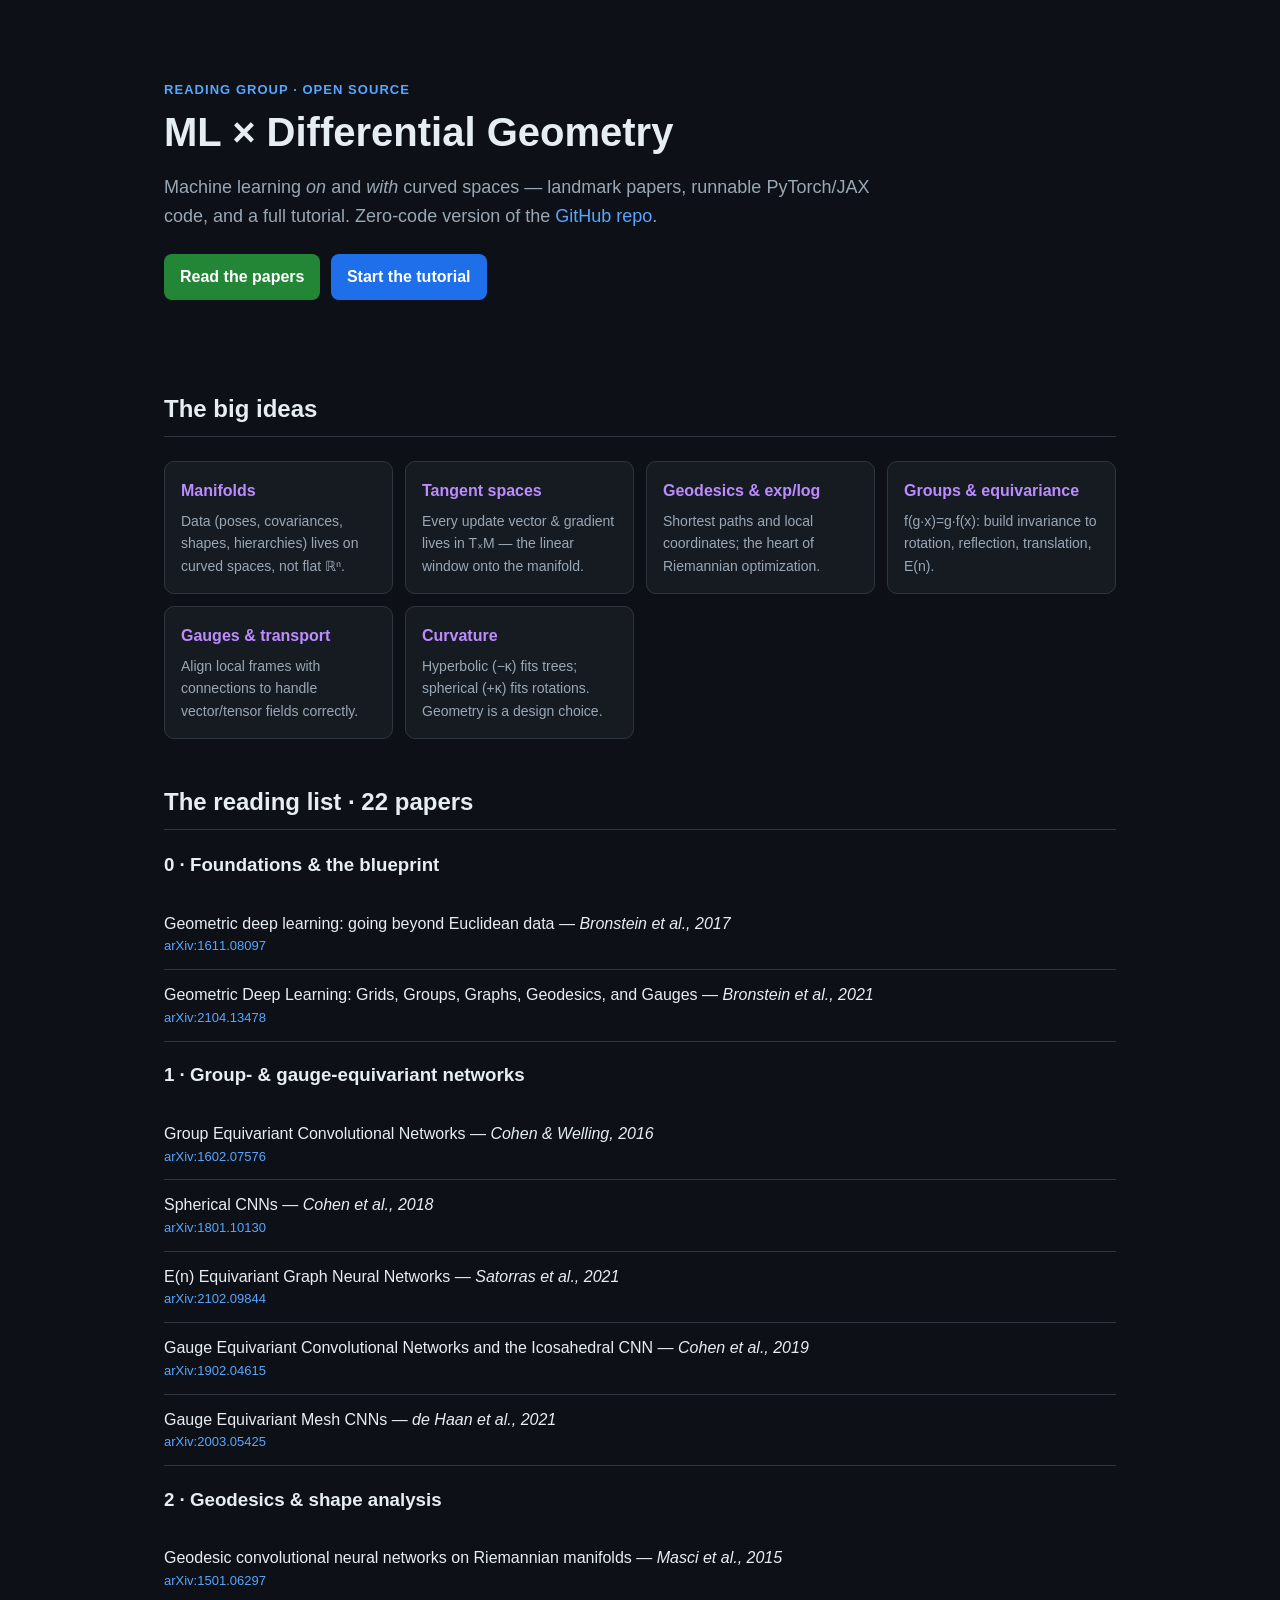
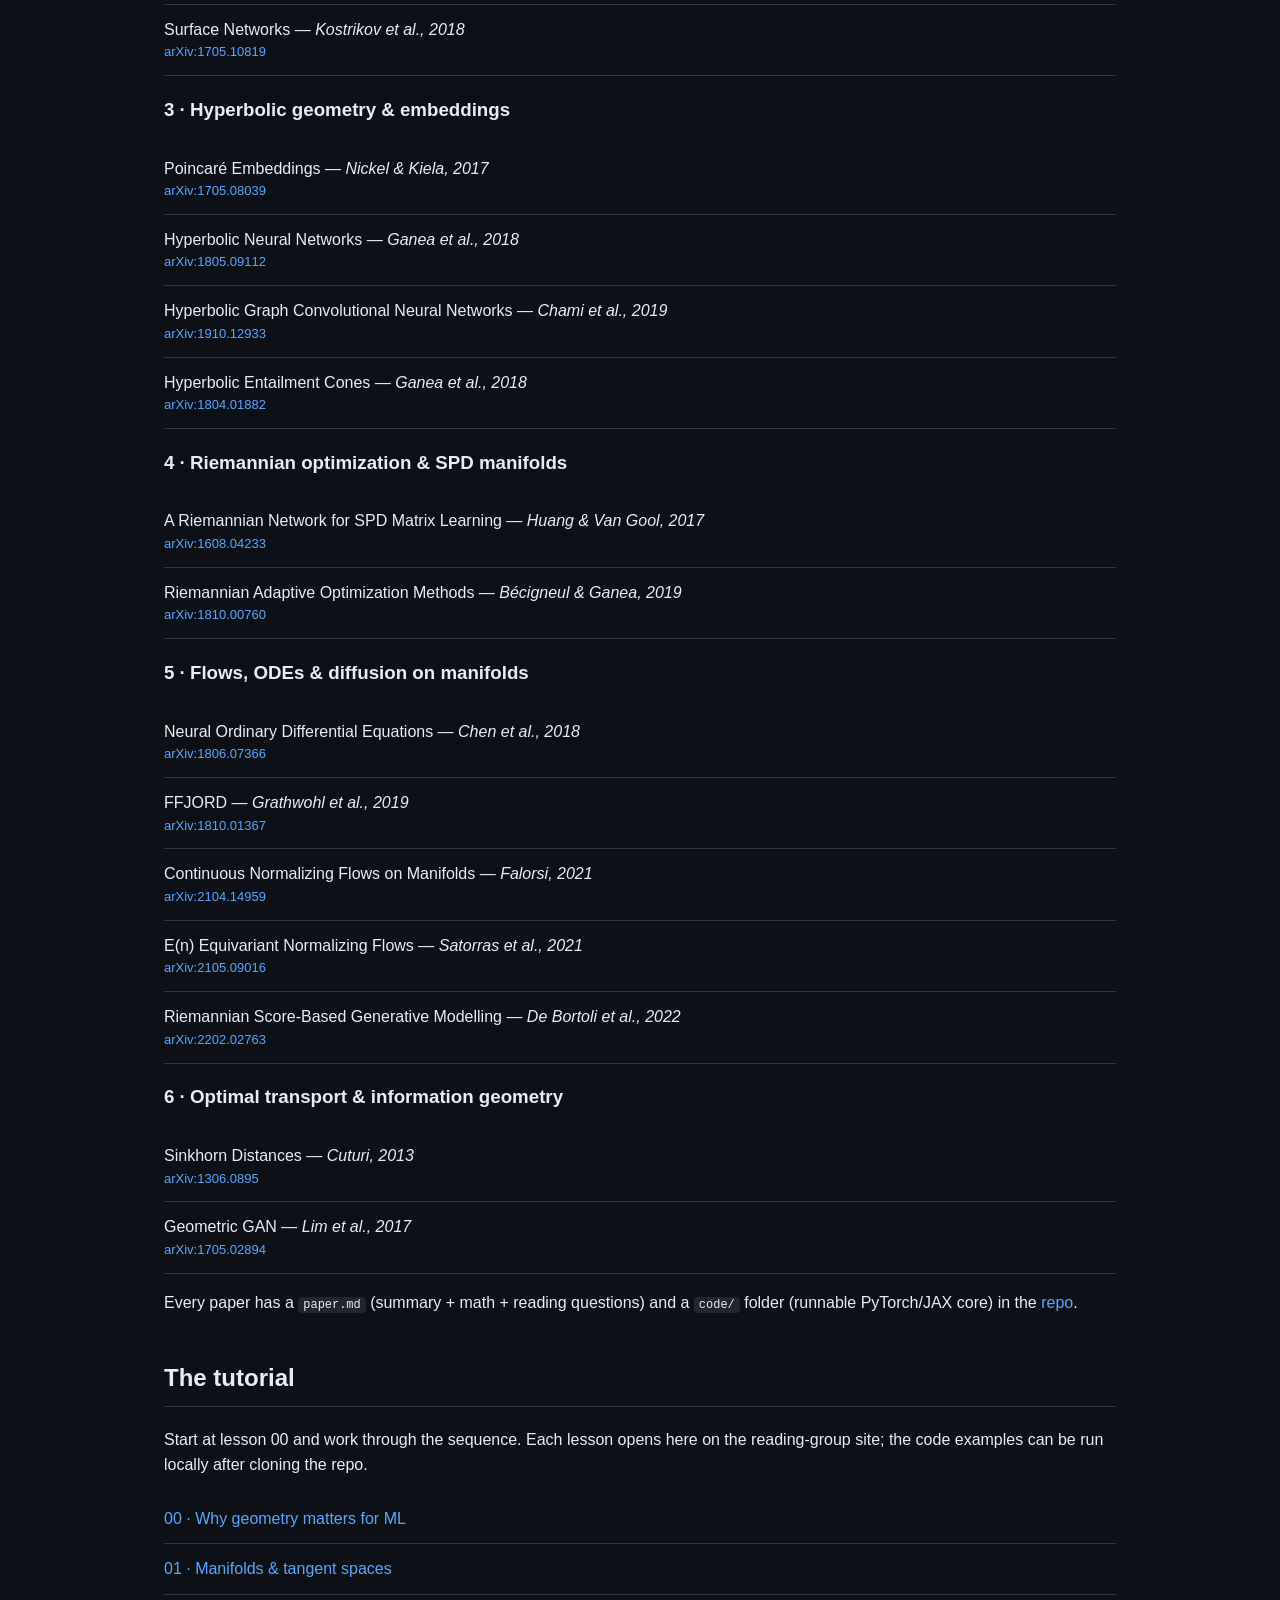
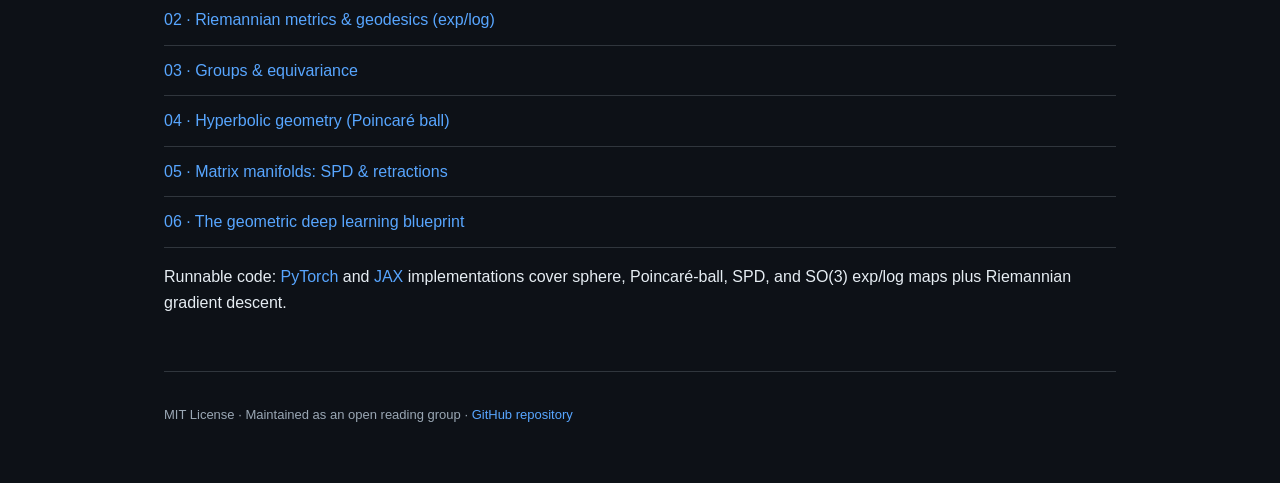
<file: docs/index.html>
<!DOCTYPE html>
<html lang="en">
<head>
<meta charset="utf-8">
<meta name="viewport" content="width=device-width, initial-scale=1">
<title>ML × Differential Geometry — Reading Group</title>
<meta name="description" content="Papers, code, and a full tutorial at the intersection of Machine Learning and Differential Geometry.">
<style>
  :root{--bg:#0d1117;--fg:#e6edf3;--muted:#9aa7b4;--acc:#58a6ff;--acc2:#bc8cff;--card:#161b22;--border:#30363d;}
  *{box-sizing:border-box}
  body{margin:0;font-family:-apple-system,BlinkMacSystemFont,"Segoe UI",Roboto,Helvetica,Arial,sans-serif;
       background:var(--bg);color:var(--fg);line-height:1.6}
  .wrap{max-width:1000px;margin:0 auto;padding:24px}
  header{padding:56px 0 24px}
  .kicker{color:var(--acc);font-weight:600;letter-spacing:.08em;text-transform:uppercase;font-size:13px}
  h1{font-size:40px;line-height:1.15;margin:8px 0}
  h2{font-size:24px;border-bottom:1px solid var(--border);padding-bottom:8px;margin-top:44px}
  .sub{color:var(--muted);font-size:18px;max-width:720px}
  .grid{display:grid;grid-template-columns:repeat(auto-fit,minmax(220px,1fr));gap:12px;margin-top:24px}
  .card{background:var(--card);border:1px solid var(--border);border-radius:10px;padding:16px}
  .card h3{margin:0 0 6px;font-size:16px;color:var(--acc2)}
  .card p{margin:0;color:var(--muted);font-size:14px}
  a{color:var(--acc);text-decoration:none}
  a:hover{text-decoration:underline}
  .btn{display:inline-block;background:#238636;color:#fff;border-radius:8px;padding:10px 16px;font-weight:600;margin:6px 6px 6px 0}
  .btn.alt{background:#1f6feb}
  ul.papers{list-style:none;padding:0;margin:0}
  ul.papers li{padding:12px 0;border-bottom:1px solid var(--border)}
  ul.papers .t{font-size:16px}
  ul.papers .m{color:var(--muted);font-size:13px}
  footer{color:var(--muted);font-size:13px;margin-top:56px;border-top:1px solid var(--border);padding:20px 0}
  code{background:#21262d;border-radius:4px;padding:1px 5px;font-size:.92em}
</style>
</head>
<body>
<div class="wrap">
<header>
  <div class="kicker">Reading Group · Open Source</div>
  <h1>ML × Differential Geometry</h1>
  <p class="sub">Machine learning <em>on</em> and <em>with</em> curved spaces — landmark papers,
  runnable PyTorch/JAX code, and a full tutorial. Zero-code version of the <a href="https://github.com/ucalyptus2/ML-DifferentialGeometry-Reading-Group">GitHub repo</a>.</p>
  <p>
    <a class="btn" href="#papers">Read the papers</a>
    <a class="btn alt" href="#tutorial">Start the tutorial</a>
  </p>
</header>

<section>
  <h2>The big ideas</h2>
  <div class="grid">
    <div class="card"><h3>Manifolds</h3><p>Data (poses, covariances, shapes, hierarchies) lives on curved spaces, not flat ℝⁿ.</p></div>
    <div class="card"><h3>Tangent spaces</h3><p>Every update vector &amp; gradient lives in TₓM — the linear window onto the manifold.</p></div>
    <div class="card"><h3>Geodesics &amp; exp/log</h3><p>Shortest paths and local coordinates; the heart of Riemannian optimization.</p></div>
    <div class="card"><h3>Groups &amp; equivariance</h3><p>f(g·x)=g·f(x): build invariance to rotation, reflection, translation, E(n).</p></div>
    <div class="card"><h3>Gauges &amp; transport</h3><p>Align local frames with connections to handle vector/tensor fields correctly.</p></div>
    <div class="card"><h3>Curvature</h3><p>Hyperbolic (−κ) fits trees; spherical (+κ) fits rotations. Geometry is a design choice.</p></div>
  </div>
</section>
<section id="papers">
  <h2>The reading list · 22 papers</h2>

  <h3>0 · Foundations &amp; the blueprint</h3>
  <ul class="papers">
    <li><div class="t">Geometric deep learning: going beyond Euclidean data — <i>Bronstein et al., 2017</i></div><div class="m"><a href="https://arxiv.org/abs/1611.08097">arXiv:1611.08097</a></div></li>
    <li><div class="t">Geometric Deep Learning: Grids, Groups, Graphs, Geodesics, and Gauges — <i>Bronstein et al., 2021</i></div><div class="m"><a href="https://arxiv.org/abs/2104.13478">arXiv:2104.13478</a></div></li>
  </ul>

  <h3>1 · Group- &amp; gauge-equivariant networks</h3>
  <ul class="papers">
    <li><div class="t">Group Equivariant Convolutional Networks — <i>Cohen &amp; Welling, 2016</i></div><div class="m"><a href="https://arxiv.org/abs/1602.07576">arXiv:1602.07576</a></div></li>
    <li><div class="t">Spherical CNNs — <i>Cohen et al., 2018</i></div><div class="m"><a href="https://arxiv.org/abs/1801.10130">arXiv:1801.10130</a></div></li>
    <li><div class="t">E(n) Equivariant Graph Neural Networks — <i>Satorras et al., 2021</i></div><div class="m"><a href="https://arxiv.org/abs/2102.09844">arXiv:2102.09844</a></div></li>
    <li><div class="t">Gauge Equivariant Convolutional Networks and the Icosahedral CNN — <i>Cohen et al., 2019</i></div><div class="m"><a href="https://arxiv.org/abs/1902.04615">arXiv:1902.04615</a></div></li>
    <li><div class="t">Gauge Equivariant Mesh CNNs — <i>de Haan et al., 2021</i></div><div class="m"><a href="https://arxiv.org/abs/2003.05425">arXiv:2003.05425</a></div></li>
  </ul>

  <h3>2 · Geodesics &amp; shape analysis</h3>
  <ul class="papers">
    <li><div class="t">Geodesic convolutional neural networks on Riemannian manifolds — <i>Masci et al., 2015</i></div><div class="m"><a href="https://arxiv.org/abs/1501.06297">arXiv:1501.06297</a></div></li>
    <li><div class="t">Surface Networks — <i>Kostrikov et al., 2018</i></div><div class="m"><a href="https://arxiv.org/abs/1705.10819">arXiv:1705.10819</a></div></li>
  </ul>

  <h3>3 · Hyperbolic geometry &amp; embeddings</h3>
  <ul class="papers">
    <li><div class="t">Poincaré Embeddings — <i>Nickel &amp; Kiela, 2017</i></div><div class="m"><a href="https://arxiv.org/abs/1705.08039">arXiv:1705.08039</a></div></li>
    <li><div class="t">Hyperbolic Neural Networks — <i>Ganea et al., 2018</i></div><div class="m"><a href="https://arxiv.org/abs/1805.09112">arXiv:1805.09112</a></div></li>
    <li><div class="t">Hyperbolic Graph Convolutional Neural Networks — <i>Chami et al., 2019</i></div><div class="m"><a href="https://arxiv.org/abs/1910.12933">arXiv:1910.12933</a></div></li>
    <li><div class="t">Hyperbolic Entailment Cones — <i>Ganea et al., 2018</i></div><div class="m"><a href="https://arxiv.org/abs/1804.01882">arXiv:1804.01882</a></div></li>
  </ul>

  <h3>4 · Riemannian optimization &amp; SPD manifolds</h3>
  <ul class="papers">
    <li><div class="t">A Riemannian Network for SPD Matrix Learning — <i>Huang &amp; Van Gool, 2017</i></div><div class="m"><a href="https://arxiv.org/abs/1608.04233">arXiv:1608.04233</a></div></li>
    <li><div class="t">Riemannian Adaptive Optimization Methods — <i>Bécigneul &amp; Ganea, 2019</i></div><div class="m"><a href="https://arxiv.org/abs/1810.00760">arXiv:1810.00760</a></div></li>
  </ul>

  <h3>5 · Flows, ODEs &amp; diffusion on manifolds</h3>
  <ul class="papers">
    <li><div class="t">Neural Ordinary Differential Equations — <i>Chen et al., 2018</i></div><div class="m"><a href="https://arxiv.org/abs/1806.07366">arXiv:1806.07366</a></div></li>
    <li><div class="t">FFJORD — <i>Grathwohl et al., 2019</i></div><div class="m"><a href="https://arxiv.org/abs/1810.01367">arXiv:1810.01367</a></div></li>
    <li><div class="t">Continuous Normalizing Flows on Manifolds — <i>Falorsi, 2021</i></div><div class="m"><a href="https://arxiv.org/abs/2104.14959">arXiv:2104.14959</a></div></li>
    <li><div class="t">E(n) Equivariant Normalizing Flows — <i>Satorras et al., 2021</i></div><div class="m"><a href="https://arxiv.org/abs/2105.09016">arXiv:2105.09016</a></div></li>
    <li><div class="t">Riemannian Score-Based Generative Modelling — <i>De Bortoli et al., 2022</i></div><div class="m"><a href="https://arxiv.org/abs/2202.02763">arXiv:2202.02763</a></div></li>
  </ul>

  <h3>6 · Optimal transport &amp; information geometry</h3>
  <ul class="papers">
    <li><div class="t">Sinkhorn Distances — <i>Cuturi, 2013</i></div><div class="m"><a href="https://arxiv.org/abs/1306.0895">arXiv:1306.0895</a></div></li>
    <li><div class="t">Geometric GAN — <i>Lim et al., 2017</i></div><div class="m"><a href="https://arxiv.org/abs/1705.02894">arXiv:1705.02894</a></div></li>
  </ul>
  <p>Every paper has a <code>paper.md</code> (summary + math + reading questions) and a <code>code/</code> folder (runnable PyTorch/JAX core) in the <a href="https://github.com/ucalyptus2/ML-DifferentialGeometry-Reading-Group/tree/master/papers">repo</a>.</p>
</section>

<section id="tutorial">
  <h2>The tutorial</h2>
  <p>Start at lesson 00 and work through the sequence. Each lesson opens here on the reading-group site; the code examples can be run locally after cloning the repo.</p>
  <ul class="papers">
    <li><div class="t"><a href="tutorial/00_why_geometry.html">00 · Why geometry matters for ML</a></div></li>
    <li><div class="t"><a href="tutorial/01_manifolds_tangent_spaces.html">01 · Manifolds &amp; tangent spaces</a></div></li>
    <li><div class="t"><a href="tutorial/02_riemannian_metric_geodesics.html">02 · Riemannian metrics &amp; geodesics (exp/log)</a></div></li>
    <li><div class="t"><a href="tutorial/03_groups_equivariance.html">03 · Groups &amp; equivariance</a></div></li>
    <li><div class="t"><a href="tutorial/04_hyperbolic_geometry.html">04 · Hyperbolic geometry (Poincaré ball)</a></div></li>
    <li><div class="t"><a href="tutorial/05_matrix_manifolds_spd.html">05 · Matrix manifolds: SPD &amp; retractions</a></div></li>
    <li><div class="t"><a href="tutorial/06_geometric_deep_learning_blueprint.html">06 · The geometric deep learning blueprint</a></div></li>
  </ul>
  <p>Runnable code: <a href="https://github.com/ucalyptus2/ML-DifferentialGeometry-Reading-Group/blob/master/tutorial/code/riemannian_pytorch.py">PyTorch</a> and <a href="https://github.com/ucalyptus2/ML-DifferentialGeometry-Reading-Group/blob/master/tutorial/code/riemannian_jax.py">JAX</a> implementations cover sphere, Poincaré-ball, SPD, and SO(3) exp/log maps plus Riemannian gradient descent.</p>
</section>

<footer>
  <p>MIT License · Maintained as an open reading group · <a href="https://github.com/ucalyptus2/ML-DifferentialGeometry-Reading-Group">GitHub repository</a></p>
</footer>

</div>
</body>
</html>
</file>
